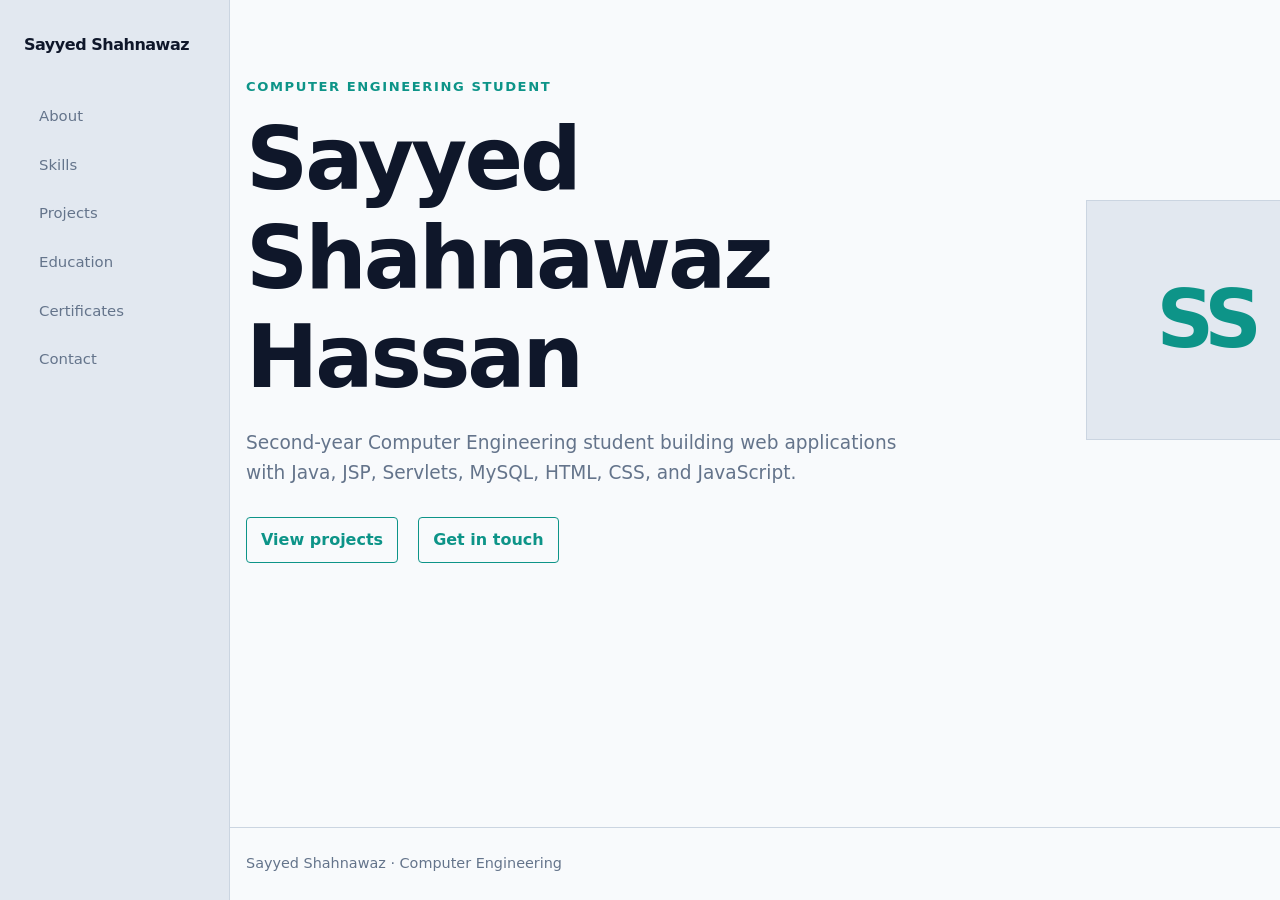
<file: index.html>
<!DOCTYPE html>
<html lang="en">
<head>
    <meta charset="UTF-8">
    <meta name="viewport" content="width=device-width, initial-scale=1.0">
    <meta name="description" content="Portfolio of Sayyed Shahnawaz, a second-year Computer Engineering student working with Java, JSP, Servlets, MySQL, and web technologies.">
    <meta name="theme-color" content="#F4F4F1">
    <title>Sayyed Shahnawaz | Computer Engineering Student</title>
    <link rel="icon" href="favicon.svg" type="image/svg+xml">
    <link rel="stylesheet" href="style.css">
</head>
<body>
<header class="site-header">
    <nav class="nav" aria-label="Primary navigation">
        <a class="brand" href="index.html">Sayyed Shahnawaz</a>
        <div class="nav-links">
            <a href="about.html">About</a>
            <a href="skills.html">Skills</a>
            <a href="projects.html">Projects</a>
            <a href="education.html">Education</a>
            <a href="certificates.html">Certificates</a>
            <a href="contact.html">Contact</a>
        </div>
    </nav>
</header>
<main>
    <section class="hero" aria-labelledby="intro-title">
        <div>
            <p class="eyebrow">Computer Engineering Student</p>
            <h1 id="intro-title">Sayyed Shahnawaz Hassan</h1>
            <p class="lead">Second-year Computer Engineering student building web applications with Java, JSP, Servlets, MySQL, HTML, CSS, and JavaScript.</p>
            <div class="hero-links">
                <a class="text-link" href="projects.html">View projects</a>
                <a class="text-link" href="contact.html">Get in touch</a>
            </div>
        </div>
        <div class="profile-mark" aria-label="Sayyed Shahnawaz initials">SS</div>
    </section>
</main>
<footer class="site-footer"><div class="footer-inner">Sayyed Shahnawaz · Computer Engineering</div></footer>
</body>
</html>
</file>
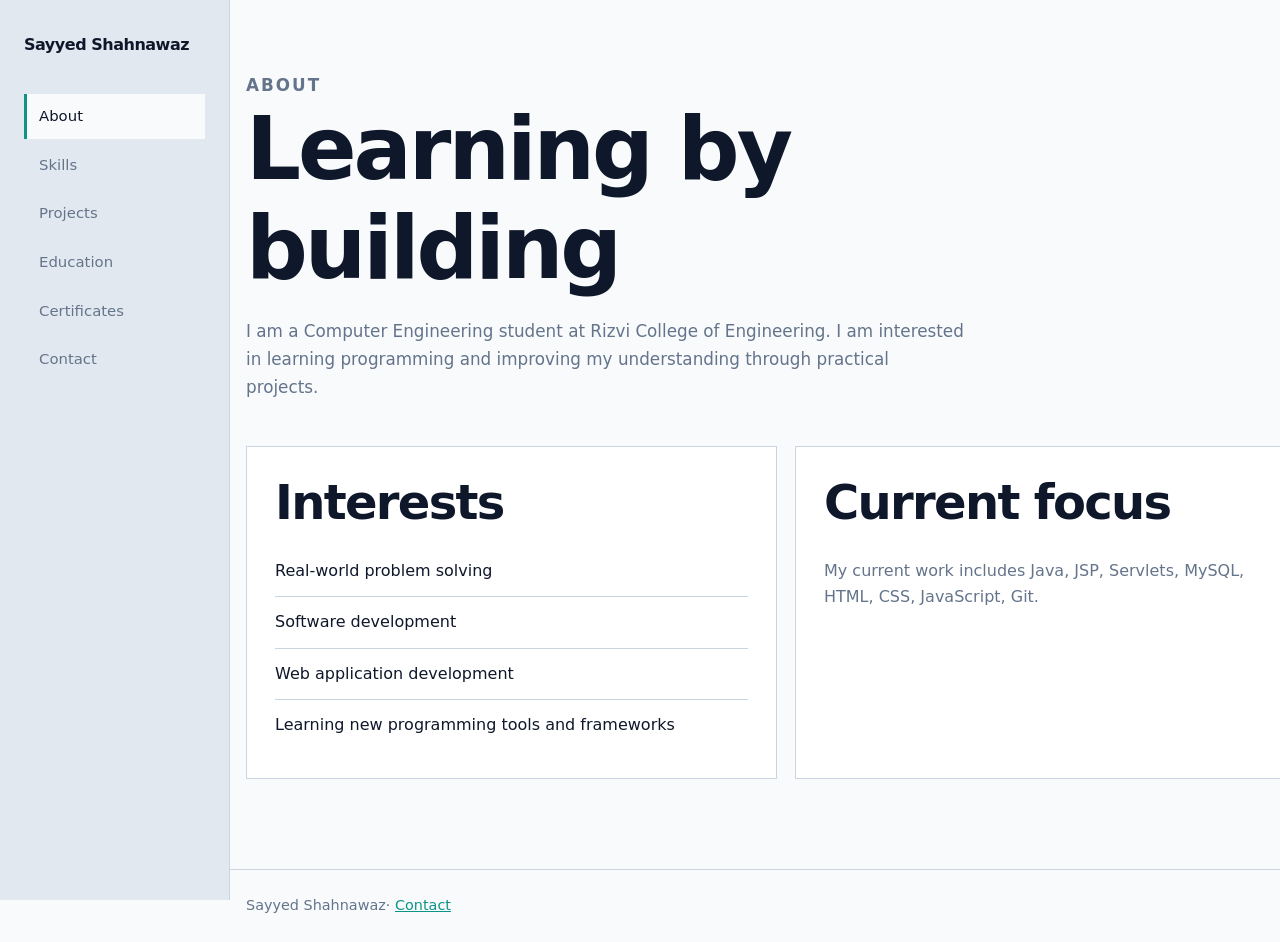
<file: about.html>
<!DOCTYPE html>
<html lang="en">
<head>
    <meta charset="UTF-8">
    <meta name="viewport" content="width=device-width, initial-scale=1.0">
    <meta name="description" content="About Mayuresh Mene and his interests in software development and practical problem solving.">
    <title>About | Sayyed Shahnawaz</title>
    <link rel="icon" href="favicon.svg" type="image/svg+xml"><link rel="stylesheet" href="style.css">
</head>
<body>
<header class="site-header"><nav class="nav" aria-label="Primary navigation"><a class="brand" href="index.html">Sayyed Shahnawaz</a><div class="nav-links"><a href="about.html" aria-current="page">About</a><a href="skills.html">Skills</a><a href="projects.html">Projects</a><a href="education.html">Education</a><a href="certificates.html">Certificates</a><a href="contact.html">Contact</a></div></nav></header>
<main class="page"><div class="page-intro"><p class="eyebrow">About</p><h1>Learning by building</h1><p>I am a Computer Engineering student at Rizvi College of Engineering. I am interested in learning programming  and improving my understanding through practical projects.</p></div>
<div class="section-grid"><section class="card"><h2>Interests</h2><ul class="list-clean"><li>Real-world problem solving</li><li>Software development</li><li>Web application development</li><li>Learning new programming tools and frameworks</li></ul></section><section class="card"><h2>Current focus</h2><p>My current work includes Java, JSP, Servlets, MySQL, HTML, CSS, JavaScript, Git.</p></section></div></main>
<footer class="site-footer"><div class="footer-inner">Sayyed Shahnawaz· <a href="contact.html">Contact</a></div></footer>
</body></html>
</file>
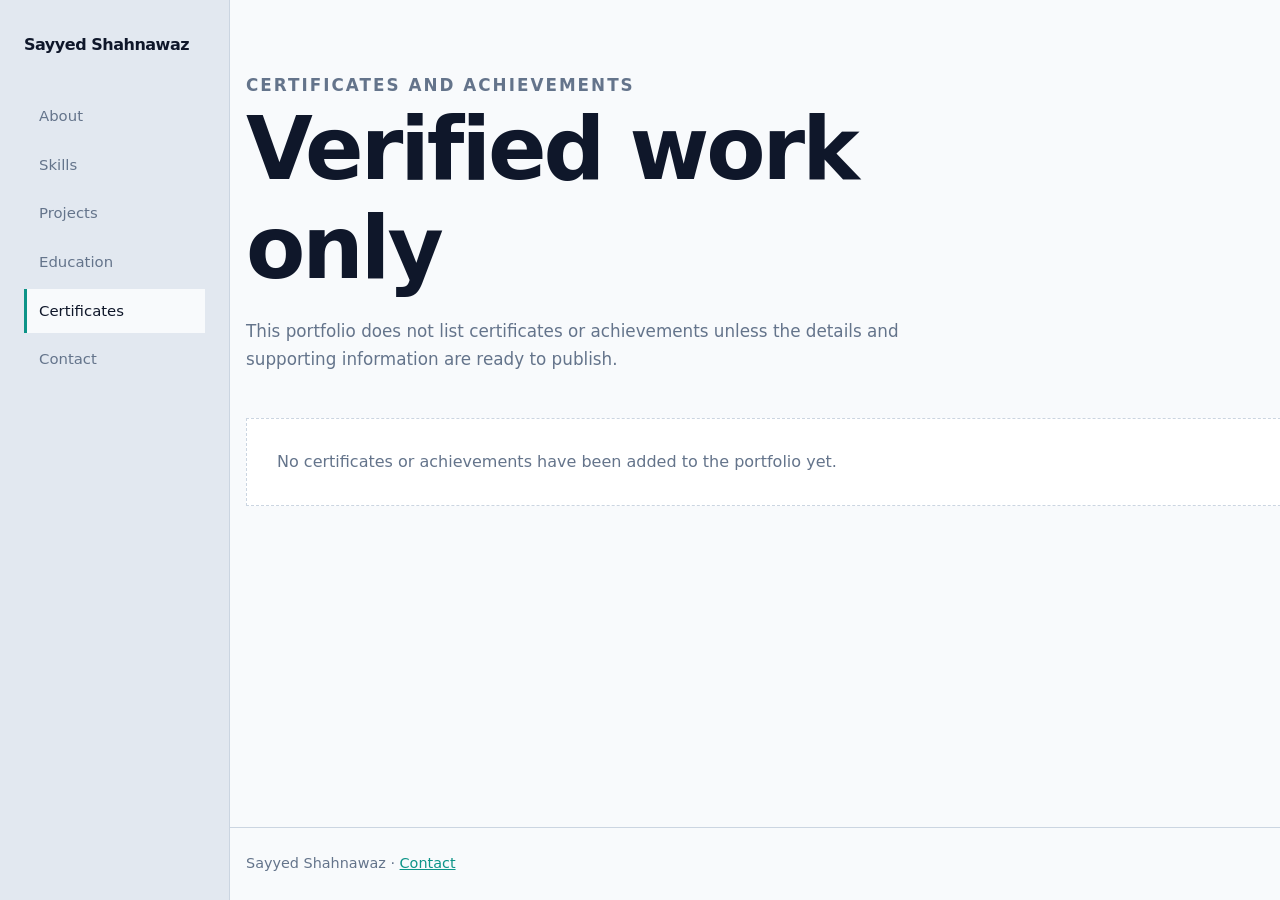
<file: certificates.html>
<!DOCTYPE html>
<html lang="en">
<head>
    <meta charset="UTF-8"><meta name="viewport" content="width=device-width, initial-scale=1.0">
    <meta name="description" content="Certificates and achievements page for Mayuresh Mene.">
    <title>Certificates and Achievements | Sayyed Shahnawaz</title><link rel="icon" href="favicon.svg" type="image/svg+xml"><link rel="stylesheet" href="style.css">
</head>
<body>
<header class="site-header"><nav class="nav" aria-label="Primary navigation"><a class="brand" href="index.html">Sayyed Shahnawaz</a><div class="nav-links"><a href="about.html">About</a><a href="skills.html">Skills</a><a href="projects.html">Projects</a><a href="education.html">Education</a><a href="certificates.html" aria-current="page">Certificates</a><a href="contact.html">Contact</a></div></nav></header>
<main class="page"><div class="page-intro"><p class="eyebrow">Certificates and achievements</p><h1>Verified work only</h1><p>This portfolio does not list certificates or achievements unless the details and supporting information are ready to publish.</p></div><div class="empty-state">No certificates or achievements have been added to the portfolio yet.</div></main>
<footer class="site-footer"><div class="footer-inner">Sayyed Shahnawaz · <a href="contact.html">Contact</a></div></footer>
</body></html>
</file>
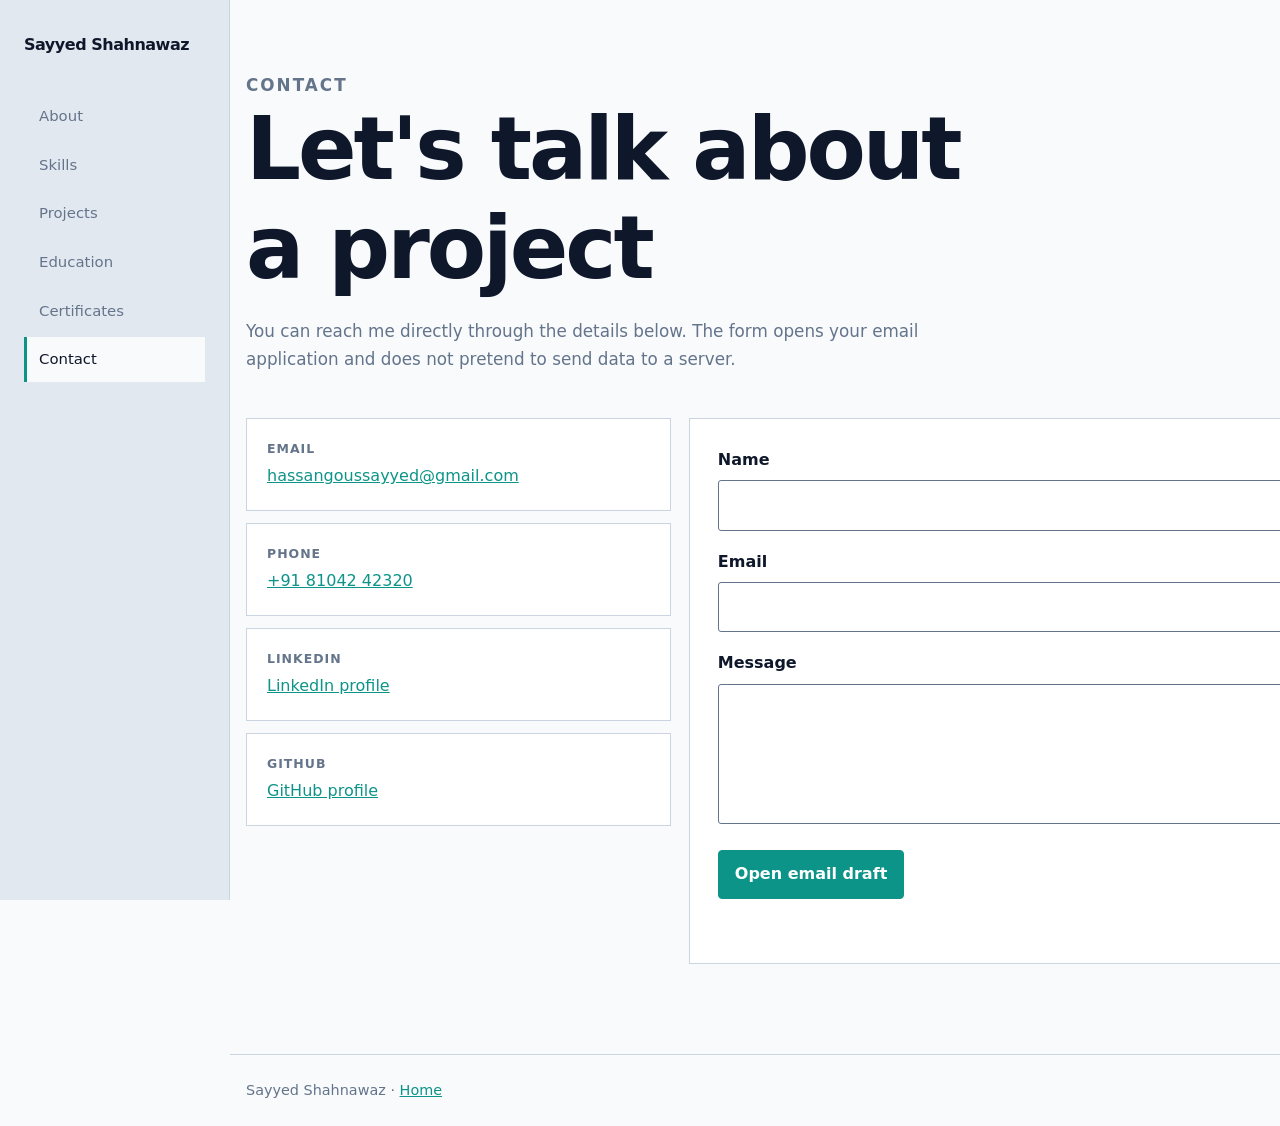
<file: contact.html>
<!DOCTYPE html>
<html lang="en">
<head>
    <meta charset="UTF-8"><meta name="viewport" content="width=device-width, initial-scale=1.0">
    <meta name="description" content="Contact Sayyed Shahnawaz by email, LinkedIn, GitHub, or phone.">
    <title>Contact | Sayyed Shahnawaz</title><link rel="icon" href="favicon.svg" type="image/svg+xml"><link rel="stylesheet" href="style.css">
</head>
<body>
<header class="site-header"><nav class="nav" aria-label="Primary navigation"><a class="brand" href="index.html">Sayyed Shahnawaz</a><div class="nav-links"><a href="about.html">About</a><a href="skills.html">Skills</a><a href="projects.html">Projects</a><a href="education.html">Education</a><a href="certificates.html">Certificates</a><a href="contact.html" aria-current="page">Contact</a></div></nav></header>
<main class="page"><div class="page-intro"><p class="eyebrow">Contact</p><h1>Let's talk about a project</h1><p>You can reach me directly through the details below. The form opens your email application and does not pretend to send data to a server.</p></div>
<div class="contact-grid"><div class="contact-details"><div class="contact-item"><span class="contact-label">Email</span><a href="mailto:hassangoussayyed.com">hassangoussayyed@gmail.com</a></div><div class="contact-item"><span class="contact-label">Phone</span><a href="tel:+919920944683">+91 81042 42320</a></div><div class="contact-item"><span class="contact-label">LinkedIn</span><a href="https://www.linkedin.com/in/contact-Sayyed-Shahnawaz/" target="_blank" rel="noopener noreferrer">LinkedIn profile</a></div><div class="contact-item"><span class="contact-label">GitHub</span><a href="https://github.com/SHAHNAWAZ-hu" target="_blank" rel="noopener noreferrer">GitHub profile</a></div></div>
<form id="contact-form" novalidate><div class="field"><label for="name">Name</label><input id="name" name="name" type="text" autocomplete="name" required></div><div class="field"><label for="email">Email</label><input id="email" name="email" type="email" autocomplete="email" required></div><div class="field"><label for="message">Message</label><textarea id="message" name="message" required></textarea></div><button class="submit" type="submit">Open email draft</button><p id="form-message" class="form-message" role="alert" aria-live="polite"></p></form></div></main>
<footer class="site-footer"><div class="footer-inner">Sayyed Shahnawaz · <a href="index.html">Home</a></div></footer>
<script>
const form = document.getElementById('contact-form');
const status = document.getElementById('form-message');
form.addEventListener('submit', function (event) {
    event.preventDefault();
    status.className = 'form-message';
    const name = document.getElementById('name').value.trim();
    const email = document.getElementById('email').value.trim();
    const message = document.getElementById('message').value.trim();
    if (!name || !email || !message) {
        status.textContent = 'Please complete your name, email address, and message.';
        status.classList.add('error');
        return;
    }
    if (!/^\S+@\S+\.\S+$/.test(email)) {
        status.textContent = 'Please enter a valid email address.';
        status.classList.add('error');
        return;
    }
    const subject = encodeURIComponent('Portfolio enquiry from ' + name);
    const body = encodeURIComponent('Name: ' + name + '\nEmail: ' + email + '\n\n' + message);
    status.textContent = 'Opening your email application...';
    status.classList.add('success');
    window.location.href = 'mailto:hassangoussayyed@gmail.com?subject=' + subject + '&body=' + body;
});
</script>
</body></html>
</file>
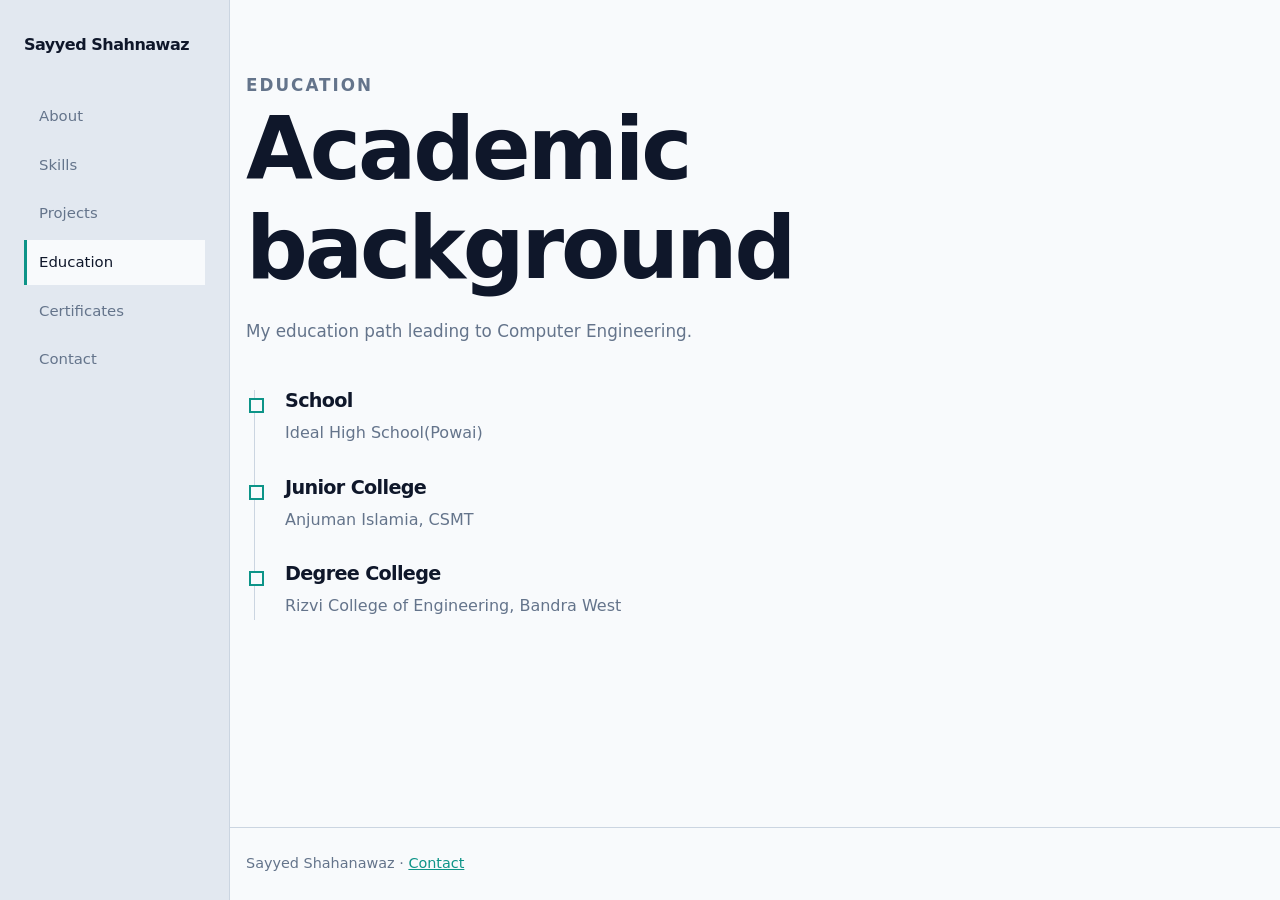
<file: education.html>
<!DOCTYPE html>
<html lang="en">
<head>
    <meta charset="UTF-8"><meta name="viewport" content="width=device-width, initial-scale=1.0">
    <meta name="description" content="Education history of Sayyed Shahnawaz from school through Computer Engineering at Rizvi College of Engineering.">
    <title>Education | Sayyed Shahnawaz</title><link rel="icon" href="favicon.svg" type="image/svg+xml"><link rel="stylesheet" href="style.css">
</head>
<body>
<header class="site-header"><nav class="nav" aria-label="Primary navigation"><a class="brand" href="index.html">Sayyed Shahnawaz</a><div class="nav-links"><a href="about.html">About</a><a href="skills.html">Skills</a><a href="projects.html">Projects</a><a href="education.html" aria-current="page">Education</a><a href="certificates.html">Certificates</a><a href="contact.html">Contact</a></div></nav></header>
<main class="page"><div class="page-intro"><p class="eyebrow">Education</p><h1>Academic background</h1><p>My education path leading to Computer Engineering.</p></div>
<div class="timeline"><section class="timeline-item"><h3>School</h3><p>Ideal High School(Powai)</p></section><section class="timeline-item"><h3>Junior College</h3><p>Anjuman Islamia, CSMT</p></section><section class="timeline-item"><h3>Degree College</h3><p>Rizvi College of Engineering, Bandra West</p></section></div></main>
<footer class="site-footer"><div class="footer-inner">Sayyed Shahanawaz · <a href="contact.html">Contact</a></div></footer>
</body></html>
</file>
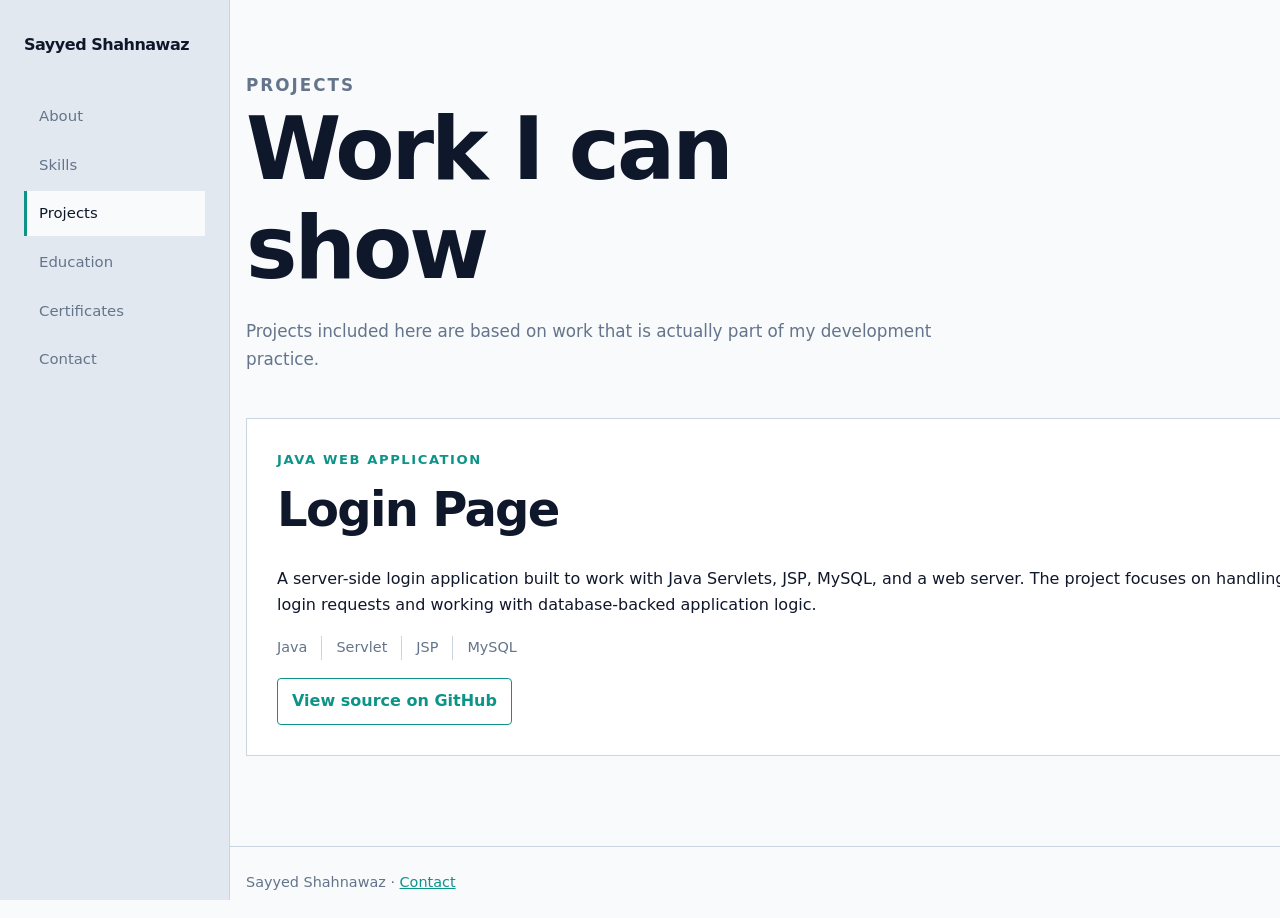
<file: projects.html>
<!DOCTYPE html>
<html lang="en">
<head>
    <meta charset="UTF-8"><meta name="viewport" content="width=device-width, initial-scale=1.0">
    <meta name="description" content="Selected software development project by Sayyed Shahnawaz, including a Java Servlet login application.">
    <title>Projects | Sayyed Shahnawaz</title><link rel="icon" href="favicon.svg" type="image/svg+xml"><link rel="stylesheet" href="style.css">
</head>
<body>
<header class="site-header"><nav class="nav" aria-label="Primary navigation"><a class="brand" href="index.html">Sayyed Shahnawaz</a><div class="nav-links"><a href="about.html">About</a><a href="skills.html">Skills</a><a href="projects.html" aria-current="page">Projects</a><a href="education.html">Education</a><a href="certificates.html">Certificates</a><a href="contact.html">Contact</a></div></nav></header>
<main class="page"><div class="page-intro"><p class="eyebrow">Projects</p><h1>Work I can show</h1><p>Projects included here are based on work that is actually part of my development practice.</p></div>
<div class="project-list"><article class="project-card"><p class="eyebrow">Java web application</p><h2>Login Page</h2><p>A server-side login application built to work with Java Servlets, JSP, MySQL, and a web server. The project focuses on handling login requests and working with database-backed application logic.</p><div class="project-meta"><span>Java</span><span>Servlet</span><span>JSP</span><span>MySQL</span></div><a class="text-link" href="https://github.com/SHAHNAWAZ-hu/Shahnawaz-fsjcodes-26/tree/main/Exp5" target="_blank" rel="noopener noreferrer">View source on GitHub</a></article></div></main>
<footer class="site-footer"><div class="footer-inner">Sayyed Shahnawaz · <a href="contact.html">Contact</a></div></footer>
</body></html>
</file>
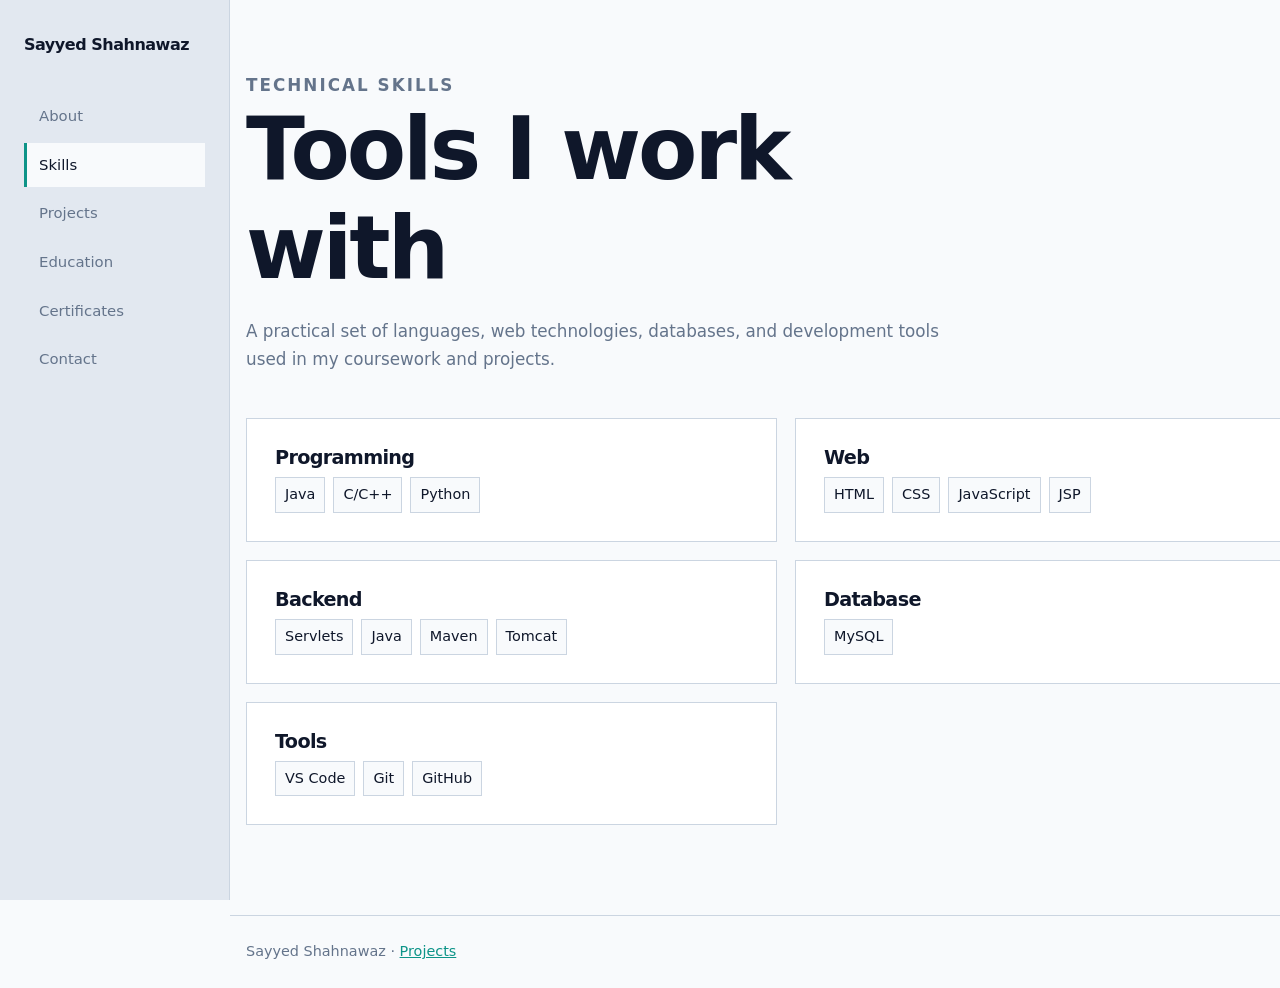
<file: skills.html>
<!DOCTYPE html>
<html lang="en">
<head>
    <meta charset="UTF-8"><meta name="viewport" content="width=device-width, initial-scale=1.0">
    <meta name="description" content="Technical skills of Sayyed Shahnawaz, including Java, C/C++, Python, web technologies, databases, and development tools.">
    <title>Skills | Sayyed Shahnawaz</title><link rel="icon" href="favicon.svg" type="image/svg+xml"><link rel="stylesheet" href="style.css">
</head>
<body>
<header class="site-header"><nav class="nav" aria-label="Primary navigation"><a class="brand" href="index.html">Sayyed Shahnawaz</a><div class="nav-links"><a href="about.html">About</a><a href="skills.html" aria-current="page">Skills</a><a href="projects.html">Projects</a><a href="education.html">Education</a><a href="certificates.html">Certificates</a><a href="contact.html">Contact</a></div></nav></header>
<main class="page"><div class="page-intro"><p class="eyebrow">Technical skills</p><h1>Tools I work with</h1><p>A practical set of languages, web technologies, databases, and development tools used in my coursework and projects.</p></div>
<div class="skill-grid"><section class="card"><h3>Programming</h3><ul class="skill-list"><li>Java</li><li>C/C++</li><li>Python</li></ul></section><section class="card"><h3>Web</h3><ul class="skill-list"><li>HTML</li><li>CSS</li><li>JavaScript</li><li>JSP</li></ul></section><section class="card"><h3>Backend</h3><ul class="skill-list"><li>Servlets</li><li>Java</li><li>Maven</li><li>Tomcat</li></ul></section><section class="card"><h3>Database</h3><ul class="skill-list"><li>MySQL</li></ul></section><section class="card"><h3>Tools</h3><ul class="skill-list"><li>VS Code</li><li>Git</li><li>GitHub</li></ul></section></div></main>
<footer class="site-footer"><div class="footer-inner">Sayyed Shahnawaz · <a href="projects.html">Projects</a></div></footer>
</body></html>
</file>
<file: style.css>
:root {
    color-scheme: light;
    --bg: #F8FAFC;
    --surface: #FFFFFF;
    --surface-strong: #E2E8F0;
    --text: #0F172A;
    --muted: #64748B;
    --line: #CBD5E1;
    --accent: #0D9488;
    --accent-dark: #115E59;
    --on-accent: #FFFFFF;
    --danger: #DC2626;
    --field-bg: #FFFFFF;
    --field-border: #64748B;
    --max: 1080px;
}

* { box-sizing: border-box; }
html { scroll-behavior: smooth; }
body {
    margin: 0;
    min-width: 0;
    min-height: 100vh;
    display: flex;
    flex-direction: column;
    overflow-x: hidden;
    background: var(--bg);
    color: var(--text);
    font-family: Inter, ui-sans-serif, system-ui, -apple-system, BlinkMacSystemFont, "Segoe UI", sans-serif;
    line-height: 1.65;
}

a { color: var(--accent); }
a:hover { color: var(--accent-dark); }
a:focus-visible,
button:focus-visible { outline: 3px solid var(--accent); outline-offset: 3px; }

.site-header {
    position: fixed;
    inset: 0 auto 0 0;
    z-index: 1000;
    width: 230px;
    border-right: 1px solid var(--line);
    background: var(--surface-strong);
}
.nav {
    width: 100%;
    min-height: 100vh;
    padding: 32px 24px;
    display: flex;
    flex-direction: column;
    align-items: stretch;
    justify-content: flex-start;
    gap: 36px;
}
.brand {
    color: var(--text);
    text-decoration: none;
    font-weight: 800;
    letter-spacing: -.03em;
    white-space: nowrap;
}
.nav-links {
    display: flex;
    flex-direction: column;
    align-items: stretch;
    gap: 4px;
}
.nav-links a {
    display: block;
    padding: 10px 12px;
    color: var(--muted);
    text-decoration: none;
    font-size: .93rem;
    border-left: 3px solid transparent;
}
.nav-links a:hover,
.nav-links a[aria-current="page"] {
    color: var(--text);
    border-left-color: var(--accent);
    background: var(--bg);
}

main {
    flex: 1 0 auto;
    width: min(var(--max), calc(100% - 32px));
    margin: 0 auto;
    margin-left: calc(230px + max(16px, (100vw - 230px - var(--max)) / 2));
}
.hero {
    min-height: 68vh;
    display: grid;
    grid-template-columns: minmax(0, 1.4fr) minmax(240px, .6fr);
    align-items: center;
    gap: 72px;
    padding: 76px 0;
}
.eyebrow {
    margin: 0 0 12px;
    color: var(--accent);
    font-size: .82rem;
    font-weight: 800;
    letter-spacing: .12em;
    text-transform: uppercase;
}
h1, h2, h3 { line-height: 1.15; letter-spacing: -.035em; }
h1 { margin: 0 0 20px; font-size: clamp(2.7rem, 7vw, 5.4rem); max-width: 760px; }
h2 { margin: 0 0 28px; font-size: clamp(2rem, 4vw, 3rem); }
h3 { margin: 0 0 8px; font-size: 1.2rem; }
.lead { max-width: 680px; margin: 0 0 28px; color: var(--muted); font-size: 1.16rem; }
.hero-links { display: flex; flex-wrap: wrap; gap: 10px 20px; }
.text-link {
    display: inline-block;
    padding: 9px 14px;
    border: 1px solid var(--accent);
    color: var(--accent);
    text-decoration: none;
    font-weight: 700;
    border-radius: 4px;
}
.text-link:hover { background: var(--accent); color: var(--on-accent); }
.profile-mark {
    width: min(240px, 60vw);
    aspect-ratio: 1;
    margin-left: auto;
    display: grid;
    place-items: center;
    border: 1px solid var(--line);
    background: var(--surface-strong);
    color: var(--accent);
    font-size: clamp(3rem, 8vw, 5rem);
    font-weight: 850;
    letter-spacing: -.08em;
}

.page {
    padding: 72px 0 90px;
}
.page-intro { max-width: 720px; margin-bottom: 44px; }
.page-intro p { color: var(--muted); margin: 0; font-size: 1.05rem; }
.section-grid {
    display: grid;
    grid-template-columns: repeat(2, minmax(0, 1fr));
    gap: 18px;
}
.card {
    min-width: 0;
    padding: 28px;
    background: var(--surface);
    border: 1px solid var(--line);
}
.card p { color: var(--muted); margin: 0; }
.card + .card { margin-top: 0; }
.list-clean { list-style: none; padding: 0; margin: 0; }
.list-clean li { padding: 12px 0; border-top: 1px solid var(--line); }
.list-clean li:first-child { border-top: 0; padding-top: 0; }

.skill-grid { display: grid; grid-template-columns: repeat(2, minmax(0, 1fr)); gap: 18px; }
.skill-list { list-style: none; padding: 0; margin: 0; display: flex; flex-wrap: wrap; gap: 8px; }
.skill-list li { padding: 5px 9px; border: 1px solid var(--line); background: var(--bg); font-size: .9rem; }

.project-list { display: grid; gap: 18px; }
.project-card { padding: 30px; background: var(--surface); border: 1px solid var(--line); }
.project-meta { display: flex; flex-wrap: wrap; gap: 8px 14px; margin: 18px 0; color: var(--muted); font-size: .9rem; }
.project-meta span { padding-right: 14px; border-right: 1px solid var(--line); }
.project-meta span:last-child { border-right: 0; }

.timeline { border-left: 1px solid var(--line); margin-left: 8px; padding-left: 30px; display: grid; gap: 30px; }
.timeline-item { position: relative; }
.timeline-item::before { content: ""; position: absolute; left: -36px; top: 8px; width: 11px; height: 11px; border: 2px solid var(--accent); background: var(--bg); }
.timeline-item p { margin: 0; color: var(--muted); }

.contact-grid { display: grid; grid-template-columns: .8fr 1.2fr; gap: 18px; align-items: start; }
.contact-details { display: grid; gap: 12px; }
.contact-item { padding: 20px; background: var(--surface); border: 1px solid var(--line); }
.contact-label { display: block; margin-bottom: 4px; color: var(--muted); font-size: .78rem; font-weight: 800; letter-spacing: .08em; text-transform: uppercase; }
.contact-item a { overflow-wrap: anywhere; }
form { padding: 28px; background: var(--surface); border: 1px solid var(--line); }
.field { margin-bottom: 18px; }
label { display: block; margin-bottom: 7px; font-weight: 700; }
input, textarea {
    width: 100%;
    border: 1px solid var(--field-border);
    border-radius: 3px;
    padding: 11px 12px;
    background: var(--field-bg);
    color: var(--text);
    font: inherit;
}
textarea { min-height: 140px; resize: vertical; }
input:focus, textarea:focus { border-color: var(--accent); outline: 3px solid var(--accent); outline-offset: 2px; }
.submit {
    border: 1px solid var(--accent);
    border-radius: 4px;
    padding: 10px 16px;
    background: var(--accent);
    color: var(--on-accent);
    font: inherit;
    font-weight: 800;
    cursor: pointer;
}
.submit:hover { border-color: var(--accent-dark); background: var(--accent-dark); }
.form-message { min-height: 24px; margin: 12px 0 0; font-size: .92rem; }
.form-message.error { color: var(--danger); }
.form-message.success { color: var(--accent); }

.empty-state { padding: 30px; border: 1px dashed var(--line); background: var(--surface); color: var(--muted); }
.error-page { min-height: 68vh; display: grid; place-items: center; text-align: center; }
.error-code { margin: 0 0 8px; font-size: clamp(5rem, 16vw, 10rem); line-height: .9; color: var(--accent); font-weight: 900; letter-spacing: -.08em; }
.error-page p { max-width: 560px; margin: 0 auto 24px; color: var(--muted); }

.site-footer {
    margin-top: auto;
    margin-left: 230px;
    border-top: 1px solid var(--line);
}
.footer-inner {
    width: min(var(--max), calc(100% - 32px));
    margin: 0 auto;
    padding: 24px 0;
    color: var(--muted);
    font-size: .9rem;
}

@media (max-width: 760px) {
    .site-header {
        position: static;
        width: 100%;
        border-right: 0;
        border-bottom: 1px solid var(--line);
    }
    .nav {
        min-height: auto;
        align-items: stretch;
        flex-direction: column;
        padding: 18px 16px;
        gap: 18px;
    }
    .nav-links {
        flex-direction: row;
        flex-wrap: wrap;
        gap: 4px 10px;
    }
    .nav-links a {
        padding: 7px 0;
        border-left: 0;
        border-bottom: 2px solid transparent;
        background: transparent;
    }
    .nav-links a:hover,
    .nav-links a[aria-current="page"] {
        border-left-color: transparent;
        border-bottom-color: var(--accent);
        background: transparent;
    }
    main {
        width: min(var(--max), calc(100% - 32px));
        margin: 0 auto;
    }
    .site-footer {
        margin-left: 0;
    }
    .hero, .contact-grid, .section-grid, .skill-grid { grid-template-columns: 1fr; }
    .hero { gap: 42px; padding: 58px 0; }
    .profile-mark { margin: 0; width: 170px; }
    .page { padding: 54px 0 70px; }
}

@media (prefers-reduced-motion: reduce) {
    html { scroll-behavior: auto; }
    *, *::before, *::after { transition: none !important; animation: none !important; }
}
</file>
